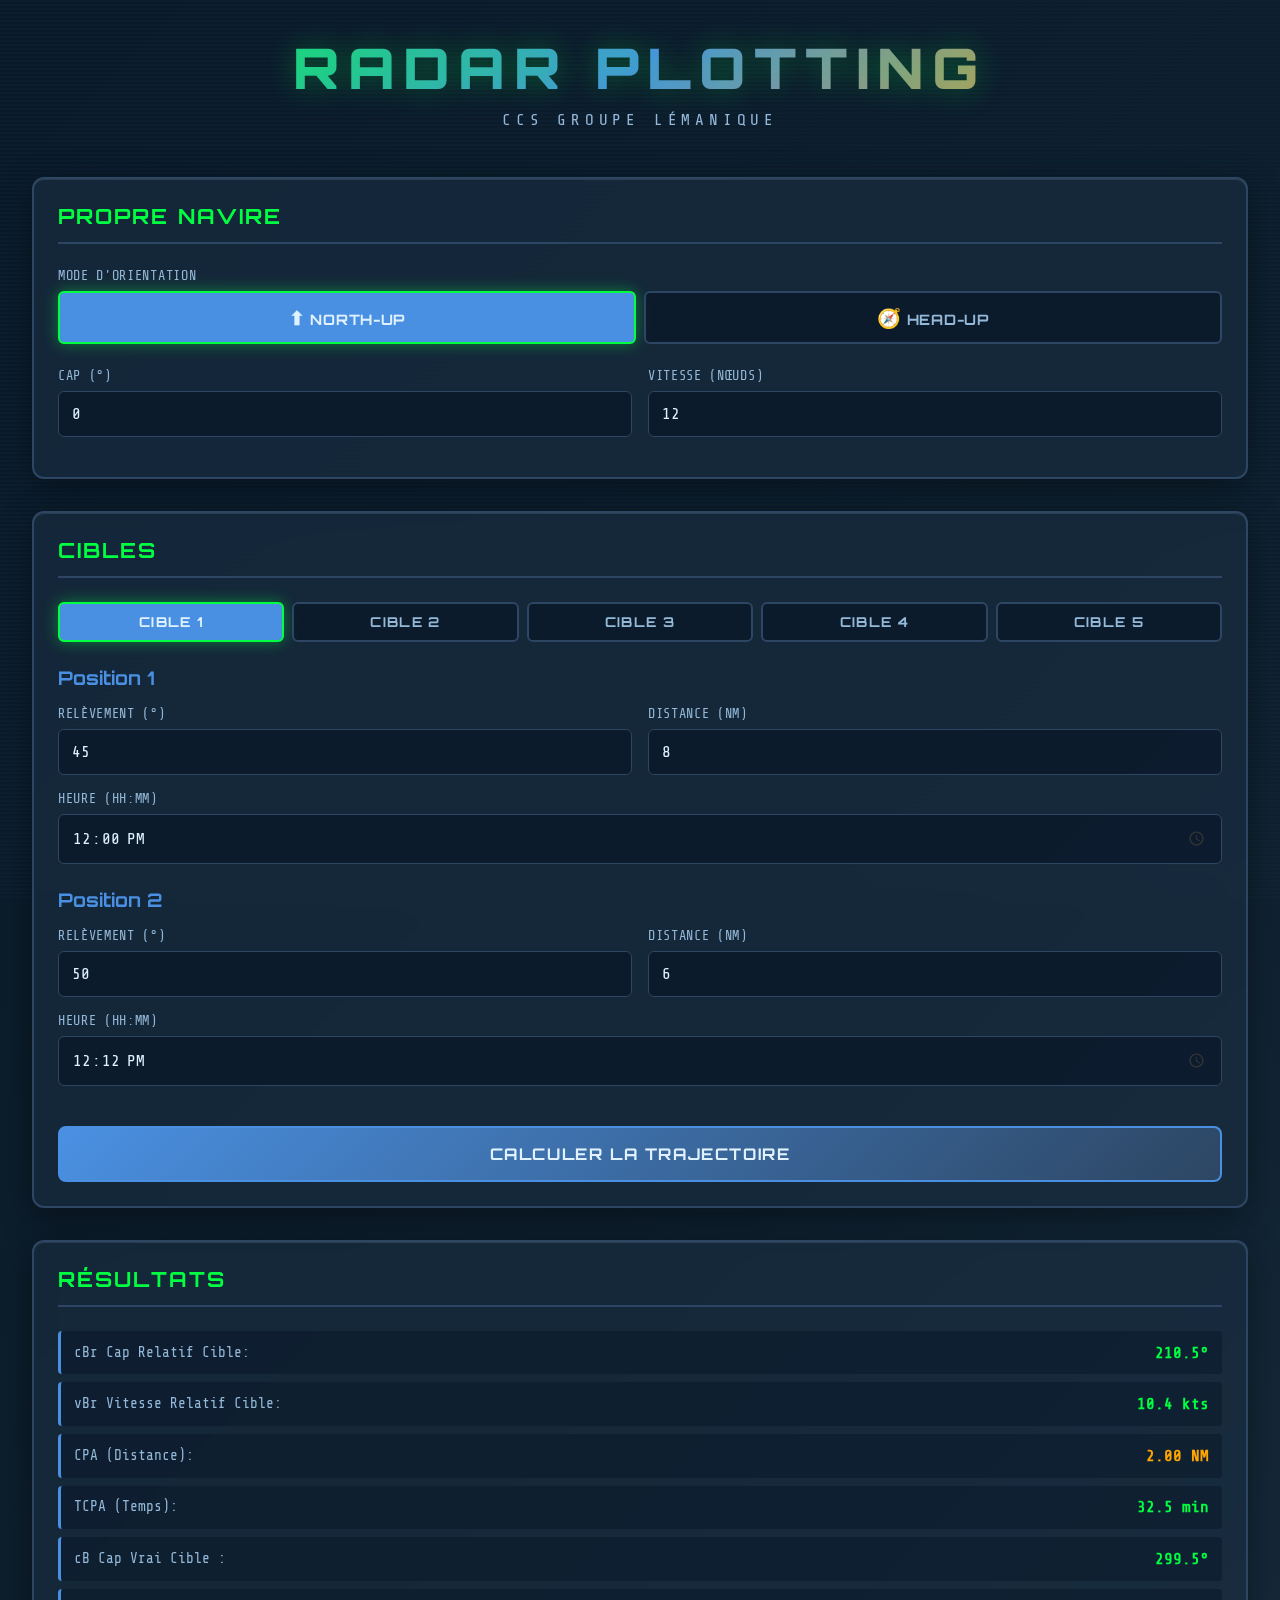
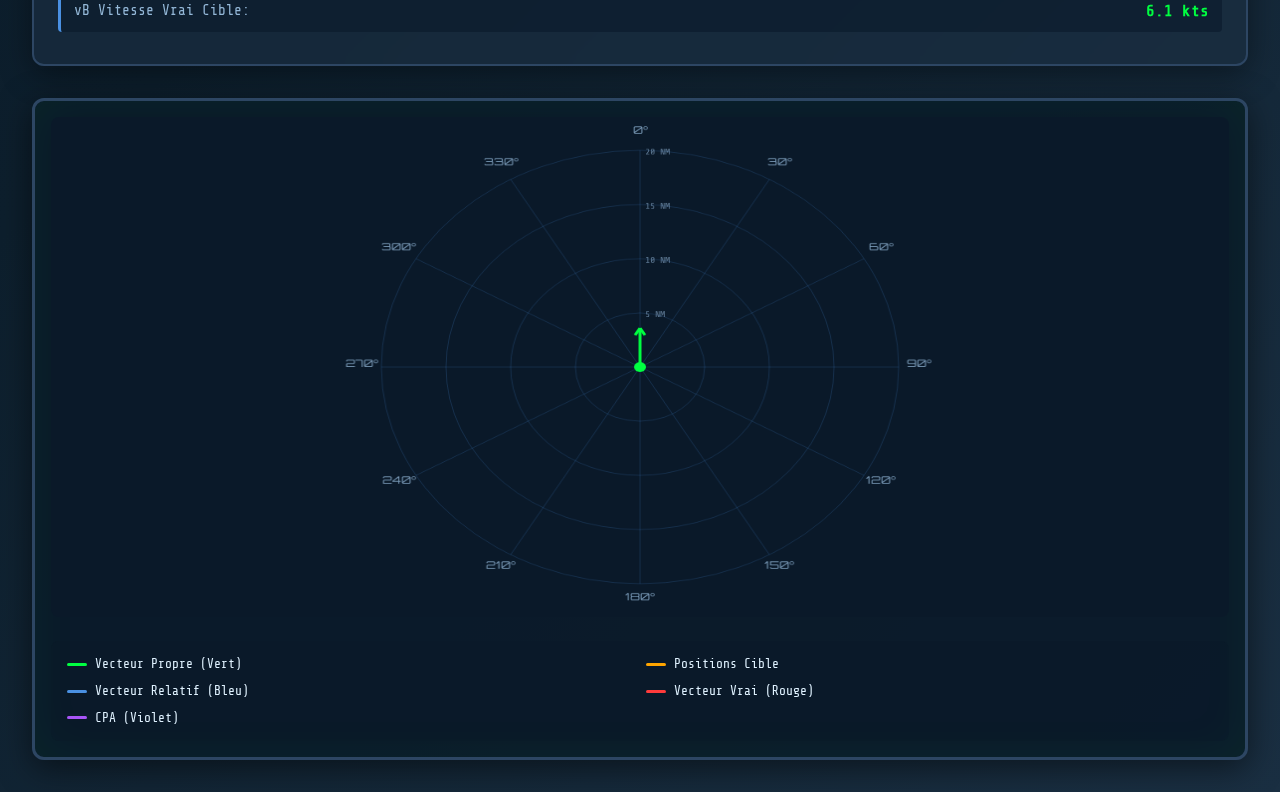
<file: radar-maritime.html>
<!DOCTYPE html>
<html lang="fr">
<head>
    <meta charset="UTF-8">
    <meta name="viewport" content="width=device-width, initial-scale=1.0">
    <title>RADAR Maritime - Calcul de Trajectoires</title>
    <style>
        @import url('https://fonts.googleapis.com/css2?family=Orbitron:wght@400;500;700;900&family=Share+Tech+Mono&display=swap');
        
        * {
            margin: 0;
            padding: 0;
            box-sizing: border-box;
        }
        
        :root {
            --ocean-deep: #0a1929;
            --ocean-mid: #1a2f42;
            --ocean-light: #2d4663;
            --radar-green: #00ff41;
            --signal-amber: #ffa500;
            --warning-red: #ff3b3b;
            --grid-blue: #4a90e2;
            --cpa-violet: #a855f7;
            --text-primary: #e0f2ff;
            --text-secondary: #94b8d8;
        }
        
        body {
            font-family: 'Share Tech Mono', monospace;
            background: linear-gradient(135deg, var(--ocean-deep) 0%, #0d1f2d 50%, var(--ocean-mid) 100%);
            color: var(--text-primary);
            min-height: 100vh;
            overflow-x: hidden;
        }
        
        /* Effet de grain/texture nautique */
        body::before {
            content: '';
            position: fixed;
            top: 0;
            left: 0;
            width: 100%;
            height: 100%;
            background-image: 
                repeating-linear-gradient(0deg, transparent, transparent 2px, rgba(74, 144, 226, 0.03) 2px, rgba(74, 144, 226, 0.03) 4px);
            pointer-events: none;
            z-index: 1;
        }
        
        .container {
            position: relative;
            z-index: 2;
            max-width: 1600px;
            margin: 0 auto;
            padding: 2rem;
        }
        
        header {
            text-align: center;
            margin-bottom: 3rem;
            animation: slideDown 0.8s cubic-bezier(0.4, 0, 0.2, 1);
        }
        
        h1 {
            font-family: 'Orbitron', sans-serif;
            font-size: 3.5rem;
            font-weight: 900;
            letter-spacing: 0.15em;
            text-transform: uppercase;
            background: linear-gradient(135deg, var(--radar-green), var(--grid-blue), var(--signal-amber));
            -webkit-background-clip: text;
            background-clip: text;
            -webkit-text-fill-color: transparent;
            text-shadow: 0 0 30px rgba(0, 255, 65, 0.3);
            margin-bottom: 0.5rem;
        }
        
        .subtitle {
            font-size: 1rem;
            color: var(--text-secondary);
            letter-spacing: 0.3em;
            text-transform: uppercase;
        }
        
        .main-grid {
            display: grid;
            grid-template-columns: 1fr 600px;
            gap: 2rem;
            animation: fadeIn 1s ease-out 0.3s both;
        }
        
        .panel {
            background: rgba(26, 47, 66, 0.6);
            border: 2px solid var(--ocean-light);
            border-radius: 12px;
            padding: 1.5rem;
            backdrop-filter: blur(10px);
            box-shadow: 
                0 8px 32px rgba(0, 0, 0, 0.4),
                inset 0 1px 0 rgba(255, 255, 255, 0.1);
            transition: all 0.3s ease;
        }
        
        .panel:hover {
            border-color: var(--grid-blue);
            box-shadow: 
                0 12px 48px rgba(0, 0, 0, 0.5),
                inset 0 1px 0 rgba(255, 255, 255, 0.15),
                0 0 20px rgba(74, 144, 226, 0.2);
        }
        
        .panel-title {
            font-family: 'Orbitron', sans-serif;
            font-size: 1.3rem;
            font-weight: 700;
            color: var(--radar-green);
            margin-bottom: 1.5rem;
            padding-bottom: 0.8rem;
            border-bottom: 2px solid var(--ocean-light);
            letter-spacing: 0.1em;
            text-transform: uppercase;
        }
        
        .input-group {
            margin-bottom: 1.5rem;
        }
        
        .input-row {
            display: grid;
            grid-template-columns: 1fr 1fr;
            gap: 1rem;
            margin-bottom: 1rem;
        }
        
        label {
            display: block;
            font-size: 0.85rem;
            color: var(--text-secondary);
            margin-bottom: 0.5rem;
            text-transform: uppercase;
            letter-spacing: 0.05em;
        }
        
        input[type="number"] {
            width: 100%;
            padding: 0.8rem;
            background: rgba(10, 25, 41, 0.8);
            border: 1px solid var(--ocean-light);
            border-radius: 6px;
            color: var(--text-primary);
            font-family: 'Share Tech Mono', monospace;
            font-size: 1rem;
            transition: all 0.3s ease;
        }
        
        input[type="time"] {
            width: 100%;
            padding: 0.8rem;
            background: rgba(10, 25, 41, 0.8);
            border: 1px solid var(--ocean-light);
            border-radius: 6px;
            color: var(--text-primary);
            font-family: 'Share Tech Mono', monospace;
            font-size: 1rem;
            transition: all 0.3s ease;
            color-scheme: dark;
        }
        
        input[type="number"]:focus,
        input[type="time"]:focus {
            outline: none;
            border-color: var(--radar-green);
            box-shadow: 0 0 15px rgba(0, 255, 65, 0.3);
            background: rgba(10, 25, 41, 1);
        }
        
        input[type="time"]::-webkit-calendar-picker-indicator {
            filter: invert(0.8);
            cursor: pointer;
        }
        
        button {
            width: 100%;
            padding: 1rem;
            background: linear-gradient(135deg, var(--grid-blue), var(--ocean-light));
            border: 2px solid var(--grid-blue);
            border-radius: 8px;
            color: var(--text-primary);
            font-family: 'Orbitron', sans-serif;
            font-size: 1rem;
            font-weight: 700;
            text-transform: uppercase;
            letter-spacing: 0.1em;
            cursor: pointer;
            transition: all 0.3s ease;
            margin-top: 1rem;
        }
        
        button:hover {
            background: linear-gradient(135deg, var(--radar-green), var(--grid-blue));
            border-color: var(--radar-green);
            box-shadow: 0 0 20px rgba(0, 255, 65, 0.4);
            transform: translateY(-2px);
        }
        
        button:active {
            transform: translateY(0);
        }
        
        .radar-canvas-container {
            position: relative;
            background: rgba(10, 25, 41, 0.9);
            border: 3px solid var(--ocean-light);
            border-radius: 12px;
            padding: 1rem;
            box-shadow: 
                0 8px 32px rgba(0, 0, 0, 0.5),
                inset 0 0 50px rgba(0, 255, 65, 0.05);
        }
        
        #radarCanvas {
            display: block;
            width: 100%;
            height: 600px;
            border-radius: 8px;
            cursor: crosshair;
        }
        
        .results {
            margin-top: 1.5rem;
        }
        
        .result-item {
            display: flex;
            justify-content: space-between;
            padding: 0.8rem;
            margin-bottom: 0.5rem;
            background: rgba(10, 25, 41, 0.6);
            border-left: 3px solid var(--grid-blue);
            border-radius: 4px;
            transition: all 0.3s ease;
        }
        
        .result-item:hover {
            background: rgba(10, 25, 41, 0.9);
            border-left-color: var(--radar-green);
            transform: translateX(5px);
        }
        
        .result-label {
            color: var(--text-secondary);
            font-size: 0.9rem;
        }
        
        .result-value {
            color: var(--radar-green);
            font-weight: 700;
            font-size: 1rem;
        }
        
        .result-value.warning {
            color: var(--signal-amber);
        }
        
        .result-value.danger {
            color: var(--warning-red);
            animation: pulse 2s ease-in-out infinite;
        }
        
        .target-selector {
            display: grid;
            grid-template-columns: repeat(5, 1fr);
            gap: 0.5rem;
            margin-bottom: 1.5rem;
        }
        
        .target-btn {
            padding: 0.6rem;
            background: rgba(10, 25, 41, 0.8);
            border: 2px solid var(--ocean-light);
            border-radius: 6px;
            color: var(--text-secondary);
            font-family: 'Orbitron', sans-serif;
            font-size: 0.85rem;
            cursor: pointer;
            transition: all 0.3s ease;
            margin: 0;
        }
        
        .target-btn.active {
            background: var(--grid-blue);
            border-color: var(--radar-green);
            color: var(--text-primary);
            box-shadow: 0 0 15px rgba(0, 255, 65, 0.4);
        }
        
        .orientation-btn {
            padding: 0.8rem;
            background: rgba(10, 25, 41, 0.8);
            border: 2px solid var(--ocean-light);
            border-radius: 6px;
            color: var(--text-secondary);
            font-family: 'Orbitron', sans-serif;
            font-size: 0.9rem;
            cursor: pointer;
            transition: all 0.3s ease;
            margin: 0;
            text-transform: uppercase;
            letter-spacing: 0.05em;
        }
        
        .orientation-btn:hover {
            border-color: var(--grid-blue);
            transform: translateY(-2px);
        }
        
        .orientation-btn.active {
            background: var(--grid-blue);
            border-color: var(--radar-green);
            color: var(--text-primary);
            box-shadow: 0 0 15px rgba(0, 255, 65, 0.4);
        }
        
        .legend {
            display: grid;
            grid-template-columns: repeat(2, 1fr);
            gap: 0.8rem;
            margin-top: 1.5rem;
            padding: 1rem;
            background: rgba(10, 25, 41, 0.4);
            border-radius: 8px;
        }
        
        .legend-item {
            display: flex;
            align-items: center;
            gap: 0.5rem;
            font-size: 0.8rem;
        }
        
        .legend-color {
            width: 20px;
            height: 3px;
            border-radius: 2px;
        }
        
        @keyframes slideDown {
            from {
                opacity: 0;
                transform: translateY(-30px);
            }
            to {
                opacity: 1;
                transform: translateY(0);
            }
        }
        
        @keyframes fadeIn {
            from {
                opacity: 0;
            }
            to {
                opacity: 1;
            }
        }
        
        @keyframes pulse {
            0%, 100% {
                opacity: 1;
            }
            50% {
                opacity: 0.6;
            }
        }
        
        @media (max-width: 1400px) {
            .main-grid {
                grid-template-columns: 1fr;
            }
            
            #radarCanvas {
                height: 500px;
            }
        }
        
        @media (max-width: 768px) {
            h1 {
                font-size: 2rem;
            }
            
            .input-row {
                grid-template-columns: 1fr;
            }
            
            .target-selector {
                grid-template-columns: repeat(3, 1fr);
            }
        }
    </style>
</head>
<body>
    <div class="container">
        <header>
            <h1>RADAR PLOTTING</h1>
            <div class="subtitle">CCS Groupe Lémanique</div>
        </header>
        
        <div class="main-grid">
            <div>
                <div class="panel">
                    <h2 class="panel-title">Propre Navire</h2>
                    <div style="margin-bottom: 1.5rem;">
                        <label>Mode d'Orientation</label>
                        <div style="display: grid; grid-template-columns: 1fr 1fr; gap: 0.5rem; margin-top: 0.5rem;">
                            <button class="orientation-btn active" onclick="setOrientation('north-up')" id="northUpBtn">
                                <span style="font-size: 1.2rem;">⬆</span> North-Up
                            </button>
                            <button class="orientation-btn" onclick="setOrientation('head-up')" id="headUpBtn">
                                <span style="font-size: 1.2rem;">🧭</span> Head-Up
                            </button>
                        </div>
                    </div>
                    <div class="input-row">
                        <div>
                            <label>Cap (°)</label>
                            <input type="number" id="ownCourse" value="0" min="0" max="359" step="1">
                        </div>
                        <div>
                            <label>Vitesse (nœuds)</label>
                            <input type="number" id="ownSpeed" value="12" min="0" max="50" step="0.1">
                        </div>
                    </div>
                </div>
                
                <div class="panel" style="margin-top: 2rem;">
                    <h2 class="panel-title">Cibles</h2>
                    <div class="target-selector">
                        <button class="target-btn active" onclick="selectTarget(0)">Cible 1</button>
                        <button class="target-btn" onclick="selectTarget(1)">Cible 2</button>
                        <button class="target-btn" onclick="selectTarget(2)">Cible 3</button>
                        <button class="target-btn" onclick="selectTarget(3)">Cible 4</button>
                        <button class="target-btn" onclick="selectTarget(4)">Cible 5</button>
                    </div>
                    
                    <div class="input-group">
                        <h3 style="color: var(--grid-blue); margin-bottom: 1rem; font-family: 'Orbitron', sans-serif;">Position 1</h3>
                        <div class="input-row">
                            <div>
                                <label id="bearing1Label">Relèvement (°)</label>
                                <input type="number" id="bearing1" value="45" min="0" max="359" step="1">
                            </div>
                            <div>
                                <label>Distance (NM)</label>
                                <input type="number" id="distance1" value="8" min="0" max="50" step="0.1">
                            </div>
                        </div>
                        <div>
                            <label>Heure (HH:MM)</label>
                            <input type="time" id="time1" value="12:00" step="60">
                        </div>
                    </div>
                    
                    <div class="input-group">
                        <h3 style="color: var(--grid-blue); margin-bottom: 1rem; font-family: 'Orbitron', sans-serif;">Position 2</h3>
                        <div class="input-row">
                            <div>
                                <label id="bearing2Label">Relèvement (°)</label>
                                <input type="number" id="bearing2" value="50" min="0" max="359" step="1">
                            </div>
                            <div>
                                <label>Distance (NM)</label>
                                <input type="number" id="distance2" value="6" min="0" max="50" step="0.1">
                            </div>
                        </div>
                        <div>
                            <label>Heure (HH:MM)</label>
                            <input type="time" id="time2" value="12:12" step="60">
                        </div>
                    </div>
                    
                    <button onclick="calculate()">Calculer la trajectoire</button>
                </div>
                
                <div class="panel" style="margin-top: 2rem;">
                    <h2 class="panel-title">Résultats</h2>
                    <div class="results" id="results">
                        <div class="result-item">
                            <span class="result-label">cBr Cap Relatif Cible:</span>
                            <span class="result-value" id="targetCourse">---</span>
                        </div>
                        <div class="result-item">
                            <span class="result-label">vBr Vitesse Relatif Cible:</span>
                            <span class="result-value" id="targetSpeed">---</span>
                        </div>
                        <div class="result-item">
                            <span class="result-label">CPA (Distance):</span>
                            <span class="result-value" id="cpaDistance">---</span>
                        </div>
                        <div class="result-item">
                            <span class="result-label">TCPA (Temps):</span>
                            <span class="result-value" id="tcpaTime">---</span>
                        </div>
                        <div class="result-item">
                            <span class="result-label">cB Cap Vrai Cible :</span>
                            <span class="result-value" id="targetCourseTrue">---</span>
                        </div>
                        <div class="result-item">
                            <span class="result-label">vB Vitesse Vrai Cible:</span>
                            <span class="result-value" id="targetSpeedTrue">---</span>
                        </div>
                    </div>
                </div>
            </div>
            
            <div>
                <div class="radar-canvas-container">
                    <canvas id="radarCanvas"></canvas>
                    <div class="legend">
                        <div class="legend-item">
                            <div class="legend-color" style="background: #00ff41;"></div>
                            <span>Vecteur Propre (Vert)</span>
                        </div>
                        <div class="legend-item">
                            <div class="legend-color" style="background: #ffa500;"></div>
                            <span>Positions Cible</span>
                        </div>
                        <div class="legend-item">
                            <div class="legend-color" style="background: #4a90e2;"></div>
                            <span>Vecteur Relatif (Bleu)</span>
                        </div>
                        <div class="legend-item">
                            <div class="legend-color" style="background: #ff3b3b;"></div>
                            <span>Vecteur Vrai (Rouge)</span>
                        </div>
                        <div class="legend-item">
                            <div class="legend-color" style="background: #a855f7;"></div>
                            <span>CPA (Violet)</span>
                        </div>
                    </div>
                </div>
            </div>
        </div>
    </div>
    
    <script>
        const canvas = document.getElementById('radarCanvas');
        const ctx = canvas.getContext('2d');
        
        let currentTarget = 0;
        let orientationMode = 'north-up'; // 'north-up' ou 'head-up'
        
        const targets = [
            { bearing1: 45, distance1: 8, time1: '12:00', bearing2: 50, distance2: 6, time2: '12:12' },
            { bearing1: 90, distance1: 10, time1: '14:00', bearing2: 95, distance2: 8, time2: '14:15' },
            { bearing1: 180, distance1: 12, time1: '16:30', bearing2: 185, distance2: 9, time2: '16:48' },
            { bearing1: 270, distance1: 7, time1: '09:15', bearing2: 275, distance2: 5, time2: '09:25' },
            { bearing1: 315, distance1: 9, time1: '11:00', bearing2: 320, distance2: 7, time2: '11:14' }
        ];
        
        function timeToMinutes(timeString) {
            const [hours, minutes] = timeString.split(':').map(Number);
            return hours * 60 + minutes;
        }

        // true bearing is relevement, relative bearing is gisement
        function trueToRelativeBearing(trueBearing, ownCourse) {
            return (trueBearing - ownCourse + 360) % 360;
        }

        function relativeToTrueBearing(relativeBearing, ownCourse) {
            return (relativeBearing + ownCourse + 360) % 360;
        }

        function trueToDisplayBearing(trueBearing, ownCourse) {
            if (orientationMode === 'north-up') {
                return trueBearing;
            } else {
                return trueToRelativeBearing(trueBearing, ownCourse);
            }
        }

        function displayToTrueBearing(displayBearing, ownCourse) {
            if (orientationMode === 'north-up') {
                return displayBearing;
            } else {
                return relativeToTrueBearing(displayBearing, ownCourse);
            }
        }
        
        function selectTarget(index) {
            currentTarget = index;
            const buttons = document.querySelectorAll('.target-btn');
            ownCourse = parseFloat(document.getElementById('ownCourse').value);
            buttons.forEach((btn, i) => {
                btn.classList.toggle('active', i === index);
            });
            
            const target = targets[index];
            document.getElementById('bearing1').value = trueToDisplayBearing(target.bearing1, ownCourse);
            document.getElementById('distance1').value = target.distance1;
            document.getElementById('time1').value = target.time1;
            document.getElementById('bearing2').value = trueToDisplayBearing(target.bearing2, ownCourse);
            document.getElementById('distance2').value = target.distance2;
            document.getElementById('time2').value = target.time2;
            
            calculate();
        }
        
        function updateBearingLabels() {
            const bearing1Label = document.getElementById('bearing1Label');
            const bearing2Label = document.getElementById('bearing2Label');
            
            if (orientationMode === 'head-up') {
                bearing1Label.textContent = 'Gisement (°)';
                bearing2Label.textContent = 'Gisement (°)';
            } else {
                bearing1Label.textContent = 'Relèvement (°)';
                bearing2Label.textContent = 'Relèvement (°)';
            }
        }
        
        function setOrientation(mode) {
            changedOrientation = mode !== orientationMode;
            orientationMode = mode;
            ownCourse = parseFloat(document.getElementById('ownCourse').value);
            
            const northBtn = document.getElementById('northUpBtn');
            const headBtn = document.getElementById('headUpBtn');
            
            if (mode === 'north-up') {
                northBtn.classList.add('active');
                headBtn.classList.remove('active');
                if (changedOrientation) {
                    document.getElementById('bearing1').value = relativeToTrueBearing(parseFloat(document.getElementById('bearing1').value), ownCourse);
                    document.getElementById('bearing2').value = relativeToTrueBearing(parseFloat(document.getElementById('bearing2').value), ownCourse);
                }
            } else {
                headBtn.classList.add('active');
                northBtn.classList.remove('active');
                if (changedOrientation) {
                    document.getElementById('bearing1').value = trueToRelativeBearing(parseFloat(document.getElementById('bearing1').value), ownCourse);
                    document.getElementById('bearing2').value = trueToRelativeBearing(parseFloat(document.getElementById('bearing2').value), ownCourse);
                }
            }
            
            updateBearingLabels();
            calculate();
        }
        
        function resizeCanvas() {
            const container = canvas.parentElement;
            const rect = container.getBoundingClientRect();
            canvas.width = rect.width - 32;
            canvas.height = 600;
            drawRadar();
        }
        
        function polarToCartesian(bearing, distance, centerX, centerY, scale) {
            const angleRad = (bearing - 90) * Math.PI / 180;
            const x = centerX + distance * scale * Math.cos(angleRad);
            const y = centerY + distance * scale * Math.sin(angleRad);
            return { x, y };
        }
        
        function drawRadar() {
            const width = canvas.width;
            const height = canvas.height;
            const centerX = width / 2;
            const centerY = height / 2;
            const maxRadius = Math.min(width, height) / 2 - 40;
            
            ctx.fillStyle = '#0a1929';
            ctx.fillRect(0, 0, width, height);
            
            // Grille radar
            ctx.strokeStyle = 'rgba(74, 144, 226, 0.2)';
            ctx.lineWidth = 1;
            
            for (let i = 1; i <= 4; i++) {
                const radius = (maxRadius / 4) * i;
                ctx.beginPath();
                ctx.arc(centerX, centerY, radius, 0, Math.PI * 2);
                ctx.stroke();
                
                ctx.fillStyle = 'rgba(148, 184, 216, 0.6)';
                ctx.font = '10px Share Tech Mono';
                ctx.fillText(`${i * 5} NM`, centerX + 5, centerY - radius + 5);
            }
            
            // Lignes radiales
            const ownCourse = parseFloat(document.getElementById('ownCourse').value);
            
            for (let angle = 0; angle < 360; angle += 30) {
                let displayAngle = angle;

                const rad = displayAngle * Math.PI / 180;
                ctx.beginPath();
                ctx.moveTo(centerX, centerY);
                ctx.lineTo(
                    centerX + maxRadius * Math.cos(rad - Math.PI / 2),
                    centerY + maxRadius * Math.sin(rad - Math.PI / 2)
                );
                ctx.stroke();
                
                const labelRadius = maxRadius + 20;
                const labelX = centerX + labelRadius * Math.cos(rad - Math.PI / 2);
                const labelY = centerY + labelRadius * Math.sin(rad - Math.PI / 2);
                ctx.fillStyle = 'rgba(148, 184, 216, 0.8)';
                ctx.font = '12px Orbitron';
                ctx.textAlign = 'center';
                
                // Afficher l'angle réel (pas l'angle ajusté)
                ctx.fillText(`${angle}°`, labelX, labelY);
            }
            
            // Navire principal au centre
            ctx.fillStyle = '#00ff41';
            ctx.beginPath();
            ctx.arc(centerX, centerY, 6, 0, Math.PI * 2);
            ctx.fill();
            
            const ownSpeed = parseFloat(document.getElementById('ownSpeed').value);
            
            // Vecteur vitesse navire principal
            if (ownSpeed > 0) {
                let vectorCourse = ownCourse;
                
                // En mode Head-Up, le vecteur pointe toujours vers le haut (0°)
                if (orientationMode === 'head-up') {
                    vectorCourse = 0;
                }
                
                const ownVector = polarToCartesian(vectorCourse, ownSpeed * 0.3, centerX, centerY, maxRadius / 20);
                ctx.strokeStyle = '#00ff41';
                ctx.lineWidth = 3;
                ctx.beginPath();
                ctx.moveTo(centerX, centerY);
                ctx.lineTo(ownVector.x, ownVector.y);
                ctx.stroke();
                
                // Flèche
                const headlen = 10;
                const angle = Math.atan2(ownVector.y - centerY, ownVector.x - centerX);
                ctx.beginPath();
                ctx.moveTo(ownVector.x, ownVector.y);
                ctx.lineTo(ownVector.x - headlen * Math.cos(angle - Math.PI / 6), 
                          ownVector.y - headlen * Math.sin(angle - Math.PI / 6));
                ctx.moveTo(ownVector.x, ownVector.y);
                ctx.lineTo(ownVector.x - headlen * Math.cos(angle + Math.PI / 6), 
                          ownVector.y - headlen * Math.sin(angle + Math.PI / 6));
                ctx.stroke();
            }
        }
        
        function calculate() {
            drawRadar();
            
            const ownCourse = parseFloat(document.getElementById('ownCourse').value);
            const ownSpeed = parseFloat(document.getElementById('ownSpeed').value);
            const bearing1 = parseFloat(document.getElementById('bearing1').value);
            const distance1 = parseFloat(document.getElementById('distance1').value);
            const time1Str = document.getElementById('time1').value;
            const bearing2 = parseFloat(document.getElementById('bearing2').value);
            const distance2 = parseFloat(document.getElementById('distance2').value);
            const time2Str = document.getElementById('time2').value;
            
            // Convertir les heures en minutes
            const time1 = timeToMinutes(time1Str);
            const time2 = timeToMinutes(time2Str);
            
            const width = canvas.width;
            const height = canvas.height;
            const centerX = width / 2;
            const centerY = height / 2;
            const maxRadius = Math.min(width, height) / 2 - 40;
            const scale = maxRadius / 20;
            
            // Positions de la cible
            const pos1 = polarToCartesian(bearing1, distance1, centerX, centerY, scale);
            const pos2 = polarToCartesian(bearing2, distance2, centerX, centerY, scale);
            
            // Dessiner positions cible
            ctx.fillStyle = '#ffa500';
            ctx.beginPath();
            ctx.arc(pos1.x, pos1.y, 5, 0, Math.PI * 2);
            ctx.fill();
            
            ctx.fillStyle = '#ffa500';
            ctx.beginPath();
            ctx.arc(pos2.x, pos2.y, 5, 0, Math.PI * 2);
            ctx.fill();
            
            // Labels
            ctx.fillStyle = '#ffa500';
            ctx.font = '12px Share Tech Mono';
            ctx.fillText('P1', pos1.x + 10, pos1.y - 10);
            ctx.fillText('P2', pos2.x + 10, pos2.y - 10);
            
            // Ligne reliant les positions de la cible (vecteur déplacement)
            ctx.strokeStyle = '#ffa500';
            ctx.lineWidth = 3;
            ctx.beginPath();
            ctx.moveTo(pos1.x, pos1.y);
            ctx.lineTo(pos2.x, pos2.y);
            ctx.stroke();
            
            // Flèche orange pour montrer la direction
            drawArrowHead(ctx, pos1.x, pos1.y, pos2.x, pos2.y, '#ffa500', 10);
            
            // Calculs
            const deltaTime = (time2 - time1) / 60; // en heures
            
            if (deltaTime > 0) {
                // Déplacement de la cible en NM
                const dx_nm = (pos2.x - pos1.x) / scale;
                const dy_nm = (pos2.y - pos1.y) / scale;
                
                const targetSpeed = Math.sqrt(dx_nm * dx_nm + dy_nm * dy_nm) / deltaTime;
                const targetCourse = displayToTrueBearing((Math.atan2(dx_nm, -dy_nm) * 180 / Math.PI + 360) % 360, ownCourse);
                
                // === GRAPHIQUE DES VECTEURS EN BAS ===
                const graphY = height - 80;
                const graphCenterX = centerX;
                
                // Échelle optimale pour que tous les vecteurs soient visibles
                // On veut que le plus grand vecteur fasse environ 60-80 pixels
                const maxSpeed = Math.max(ownSpeed, targetSpeed, Math.sqrt(ownSpeed*ownSpeed + targetSpeed*targetSpeed));
                const vectorScale = 70 / maxSpeed; // pixels par nœud
                
                // === 1. VECTEUR VERT (Navire propre) ===
                let ownVectorAngle;
                if (orientationMode === 'head-up') {
                    // En Head-Up, le vecteur pointe toujours vers le haut
                    ownVectorAngle = -Math.PI / 2; // -90° = vers le haut
                } else {
                    // En North-Up, utiliser le cap réel
                    ownVectorAngle = (ownCourse - 90) * Math.PI / 180;
                }
                
                const ownVx = ownSpeed * vectorScale * Math.cos(ownVectorAngle);
                const ownVy = ownSpeed * vectorScale * Math.sin(ownVectorAngle);
                const ownVectorEndX = graphCenterX + ownVx;
                const ownVectorEndY = graphY + ownVy;
                
                // Dessiner vecteur vert
                ctx.strokeStyle = '#00ff41';
                ctx.lineWidth = 4;
                ctx.beginPath();
                ctx.moveTo(graphCenterX, graphY);
                ctx.lineTo(ownVectorEndX, ownVectorEndY);
                ctx.stroke();
                
                // Flèche verte
                drawArrowHead(ctx, graphCenterX, graphY, ownVectorEndX, ownVectorEndY, '#00ff41', 12);
                
                // Label vitesse propre
                ctx.fillStyle = '#00ff41';
                ctx.font = 'bold 11px Share Tech Mono';
                ctx.textAlign = 'left';
                ctx.fillText(`${ownSpeed.toFixed(1)} kts`, ownVectorEndX + 8, ownVectorEndY);
                
                // === 2. VECTEUR BLEU (Relatif) - part du sommet du vecteur vert ===
                let relativeVectorAngle;
                if (orientationMode === 'head-up') {
                    // En Head-Up, ajuster l'angle du vecteur relatif
                    relativeVectorAngle = ((targetCourse - ownCourse) - 90) * Math.PI / 180;
                } else {
                    // En North-Up
                    relativeVectorAngle = (targetCourse - 90) * Math.PI / 180;
                }
                
                const relVx = targetSpeed * vectorScale * Math.cos(relativeVectorAngle);
                const relVy = targetSpeed * vectorScale * Math.sin(relativeVectorAngle);
                const relVectorEndX = ownVectorEndX + relVx;
                const relVectorEndY = ownVectorEndY + relVy;
                const targetTrueSpeed = Math.sqrt((graphCenterX - relVectorEndX)**2 + (graphY - relVectorEndY)**2) / vectorScale;
                const targetTrueCourse = displayToTrueBearing((Math.atan2(relVectorEndX - graphCenterX, graphY - relVectorEndY) * 180 / Math.PI + 360) % 360, ownCourse);
                
                // Dessiner vecteur bleu
                ctx.strokeStyle = '#4a90e2';
                ctx.lineWidth = 4;
                ctx.beginPath();
                ctx.moveTo(ownVectorEndX, ownVectorEndY);
                ctx.lineTo(relVectorEndX, relVectorEndY);
                ctx.stroke();
                
                // Flèche bleue
                drawArrowHead(ctx, ownVectorEndX, ownVectorEndY, relVectorEndX, relVectorEndY, '#4a90e2', 12);
                
                // Label vecteur relatif
                ctx.fillStyle = '#4a90e2';
                ctx.font = 'bold 11px Share Tech Mono';
                const relMidX = (ownVectorEndX + relVectorEndX) / 2;
                const relMidY = (ownVectorEndY + relVectorEndY) / 2;
                ctx.fillText('Relatif', relMidX + 5, relMidY - 5);
                
                // === 3. VECTEUR ROUGE (Vrai) - somme des deux vecteurs ===
                // Part de l'origine et va jusqu'au bout du vecteur bleu
                ctx.strokeStyle = '#ff3b3b';
                ctx.lineWidth = 4;
                ctx.setLineDash([8, 4]);
                ctx.beginPath();
                ctx.moveTo(graphCenterX, graphY);
                ctx.lineTo(relVectorEndX, relVectorEndY);
                ctx.stroke();
                ctx.setLineDash([]);
                
                // Flèche rouge
                drawArrowHead(ctx, graphCenterX, graphY, relVectorEndX, relVectorEndY, '#ff3b3b', 12);
                
                // Label vecteur vrai
                ctx.fillStyle = '#ff3b3b';
                ctx.font = 'bold 11px Share Tech Mono';
                ctx.textAlign = 'right';
                ctx.fillText(`Vrai ${targetTrueSpeed.toFixed(1)} kts`, relVectorEndX - 8, relVectorEndY);
                
                // Point central
                ctx.fillStyle = '#ffffff';
                ctx.beginPath();
                ctx.arc(graphCenterX, graphY, 4, 0, Math.PI * 2);
                ctx.fill();
                
                // Titre du graphique
                ctx.fillStyle = 'rgba(148, 184, 216, 0.8)';
                ctx.font = 'bold 12px Orbitron';
                ctx.textAlign = 'center';
                ctx.fillText('TRIANGLE DES VITESSES', centerX, height - 120);

                if (targetSpeed > 0.1) {
                    const lengthSquared = dx_nm * dx_nm + dy_nm * dy_nm;
                    const t = ((centerX - pos1.x) * dx_nm + (centerY - pos1.y) * dy_nm) / lengthSquared;

                    const cpa_canvas = {
                        x: pos1.x + t * dx_nm,
                        y: pos1.y + t * dy_nm,
                    };

                    const cpaDistance = Math.sqrt((centerX - cpa_canvas.x)**2 + (centerY - cpa_canvas.y)**2) / scale;
                    const targetToCpaDistance = Math.sqrt((pos2.x - cpa_canvas.x)**2 + (pos2.y - cpa_canvas.y)**2) / scale;
                    const tcpa = targetToCpaDistance / targetSpeed;
                    
                    ctx.fillStyle = '#a855f7';
                    ctx.beginPath();
                    ctx.arc(cpa_canvas.x, cpa_canvas.y, 8, 0, Math.PI * 2);
                    ctx.fill();
                    
                    ctx.strokeStyle = '#a855f7';
                    ctx.lineWidth = 2;
                    ctx.setLineDash([5, 5]);
                    ctx.beginPath();
                    ctx.moveTo(centerX, centerY);
                    ctx.lineTo(cpa_canvas.x, cpa_canvas.y);
                    ctx.stroke();
                    ctx.setLineDash([]);
                    
                    ctx.fillStyle = '#a855f7';
                    ctx.font = 'bold 12px Share Tech Mono';
                    ctx.fillText('CPA', cpa_canvas.x + 12, cpa_canvas.y - 12);
                    
                    // const cpaBearing = (Math.atan2(cpaX_nm, -cpaY_nm) * 180 / Math.PI + 360) % 360;
                    // const aspect = (targetCourse - bearing2 + 360) % 360;
                    
                    // Mise à jour résultats
                    document.getElementById('targetCourse').textContent = targetCourse.toFixed(1) + '°';
                    document.getElementById('targetSpeed').textContent = targetSpeed.toFixed(1) + ' kts';
                    
                    const cpaElem = document.getElementById('cpaDistance');
                    cpaElem.textContent = cpaDistance.toFixed(2) + ' NM';
                    cpaElem.className = 'result-value' + (cpaDistance < 2 ? ' danger' : cpaDistance < 5 ? ' warning' : '');
                    
                    const tcpaElem = document.getElementById('tcpaTime');
                    tcpaElem.textContent = (tcpa * 60).toFixed(1) + ' min';
                    tcpaElem.className = 'result-value' + (tcpa * 60 < 30 && cpaDistance < 2 ? ' danger' : '');
                    
                    // document.getElementById('aspect').textContent = aspect.toFixed(1) + '°';
                    // document.getElementById('cpaBearing').textContent = cpaBearing.toFixed(1) + '°';
                } else {
                    document.getElementById('targetCourse').textContent = targetCourse.toFixed(1) + '°';
                    document.getElementById('targetSpeed').textContent = targetSpeed.toFixed(1) + ' kts';
                    document.getElementById('cpaDistance').textContent = 'N/A';
                    document.getElementById('tcpaTime').textContent = 'N/A';
                    // document.getElementById('aspect').textContent = 'N/A';
                    // document.getElementById('cpaBearing').textContent = 'N/A';
                }
                document.getElementById('targetSpeedTrue').textContent = targetTrueSpeed.toFixed(1) + ' kts';
                document.getElementById('targetCourseTrue').textContent = targetTrueCourse.toFixed(1) + '°';

            }
        }
        
        function drawArrowHead(ctx, fromX, fromY, toX, toY, color, size) {
            const angle = Math.atan2(toY - fromY, toX - fromX);
            
            ctx.fillStyle = color;
            ctx.beginPath();
            ctx.moveTo(toX, toY);
            ctx.lineTo(
                toX - size * Math.cos(angle - Math.PI / 6),
                toY - size * Math.sin(angle - Math.PI / 6)
            );
            ctx.lineTo(
                toX - size * Math.cos(angle + Math.PI / 6),
                toY - size * Math.sin(angle + Math.PI / 6)
            );
            ctx.closePath();
            ctx.fill();
        }
        
        window.addEventListener('resize', resizeCanvas);
        window.addEventListener('load', () => {
            resizeCanvas();
            updateBearingLabels();
            calculate();
        });
        
        // Auto-calcul lors des changements
        document.querySelectorAll('input').forEach(input => {
            input.addEventListener('input', calculate);
        });
    </script>
</body>
</html>
</file>
